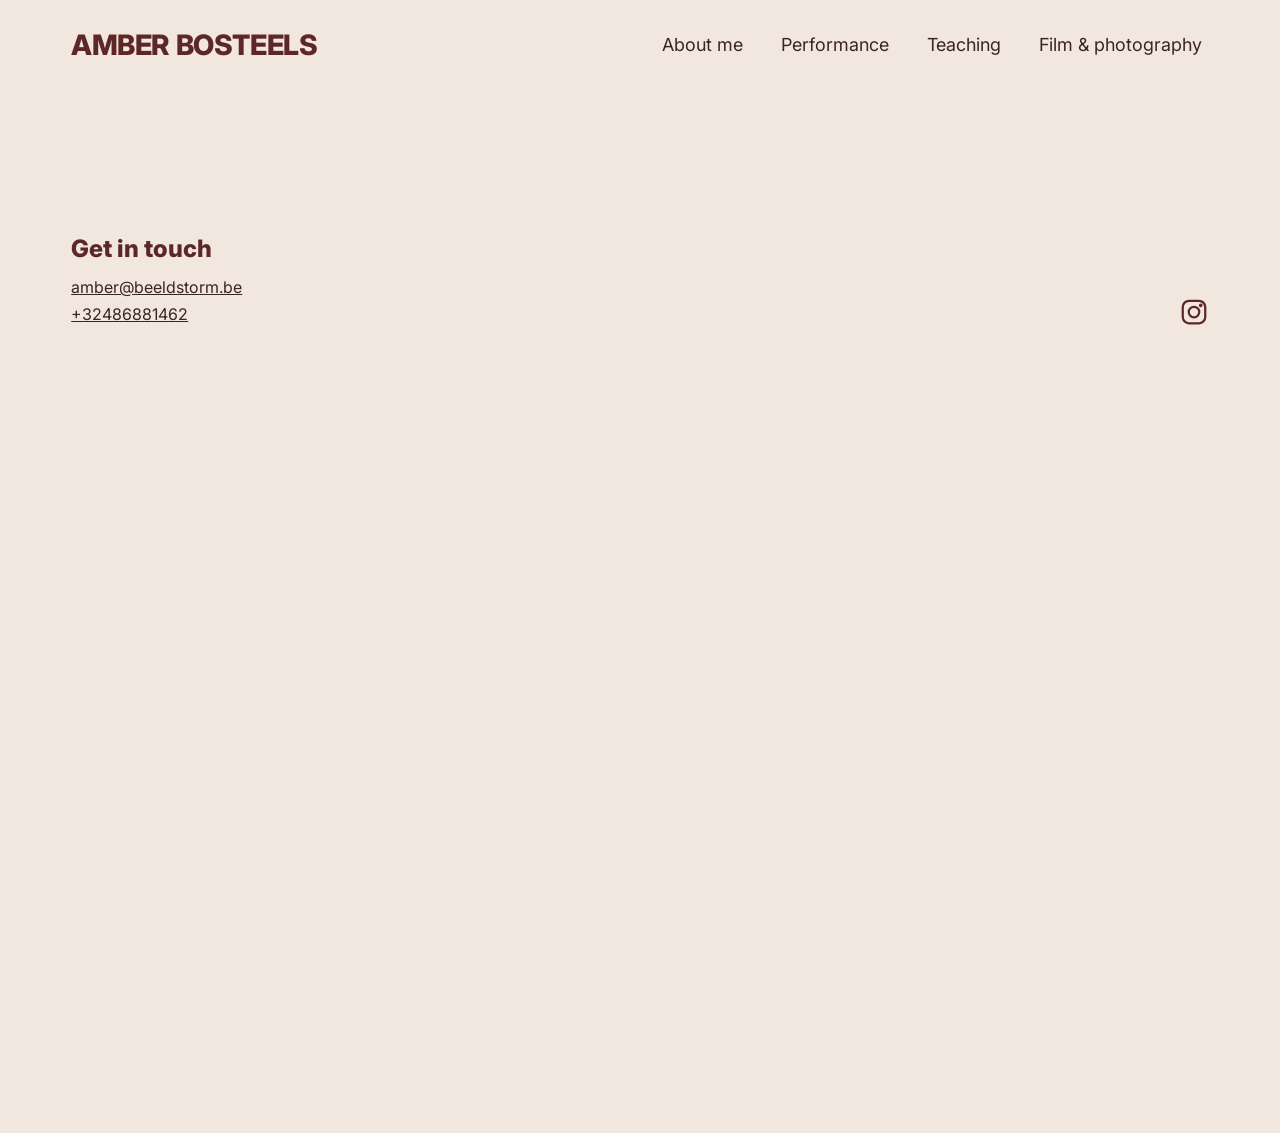
<file: index.html>
<!doctype html>
<html lang="en">
<head>
<meta charset="utf-8"/>
<meta content="width=device-width, initial-scale=1" name="viewport"/>
<title>Amber Bosteels, movement artist</title>
<meta content="Amber Bosteels, movement artist based in Ghent, Belgium. Contemporary dance, Kathak, choreography, teaching, film and photography." name="description"/>
<link href="style.css?v=18" rel="stylesheet"/>
<link href="navigation-hover.css?v=3" rel="stylesheet"/>
</head>
<body class="home">
<header class="site-header">
<a class="brand" href="index.html">AMBER BOSTEELS</a>
<nav aria-label="Main navigation">
<a class="nav-circle-link" href="about.html">About me<svg aria-hidden="true" class="circle-draw" preserveAspectRatio="none" viewBox="0 0 200 60"><path d="M20 40C2 26 36 6 98 5c56-1 98 11 95 29-3 17-58 22-104 21C40 54 4 46 9 30 13 17 44 9 80 7" pathLength="1"></path></svg></a>
<a class="nav-circle-link" href="performance.html">Performance<svg aria-hidden="true" class="circle-draw" preserveAspectRatio="none" viewBox="0 0 200 60"><path d="M20 40C2 26 36 6 98 5c56-1 98 11 95 29-3 17-58 22-104 21C40 54 4 46 9 30 13 17 44 9 80 7" pathLength="1"></path></svg></a>
<a class="nav-circle-link" href="teaching.html">Teaching<svg aria-hidden="true" class="circle-draw" preserveAspectRatio="none" viewBox="0 0 200 60"><path d="M20 40C2 26 36 6 98 5c56-1 98 11 95 29-3 17-58 22-104 21C40 54 4 46 9 30 13 17 44 9 80 7" pathLength="1"></path></svg></a>
<a class="nav-circle-link" href="film.html">Film &amp; photography<svg aria-hidden="true" class="circle-draw" preserveAspectRatio="none" viewBox="0 0 200 60"><path d="M20 40C2 26 36 6 98 5c56-1 98 11 95 29-3 17-58 22-104 21C40 54 4 46 9 30 13 17 44 9 80 7" pathLength="1"></path></svg></a>
</nav>
</header>
<main>
<section class="hero">
<a aria-label="Discover more about Amber" href="about.html">
<picture><source media="(max-width: 640px)" srcset="img/hero-mobile.jpg"/><img alt="Amber Bosteels dancing on stage in a beam of light" src="img/hero.jpg"/></picture>
</a>
</section>
</main>
<footer>
<div>
<h2>Get in touch</h2>
<p><a href="mailto:amber@beeldstorm.be">amber@beeldstorm.be</a></p>
<p><a href="tel:+32486881462">+32486881462</a></p>
</div>
<div class="socials">
<a aria-label="Instagram" class="insta" href="https://www.instagram.com/amberbosteels/" rel="noopener" target="_blank">
<svg aria-hidden="true" fill="none" height="30" stroke="currentColor" stroke-linecap="round" stroke-linejoin="round" stroke-width="1.8" viewbox="0 0 24 24" width="30"><rect height="18" rx="5" width="18" x="3" y="3"></rect><circle cx="12" cy="12" r="4.2"></circle><circle cx="17.4" cy="6.6" fill="currentColor" r=".6"></circle></svg>
</a>
</div>
</footer>
</body>
</html>
</file>
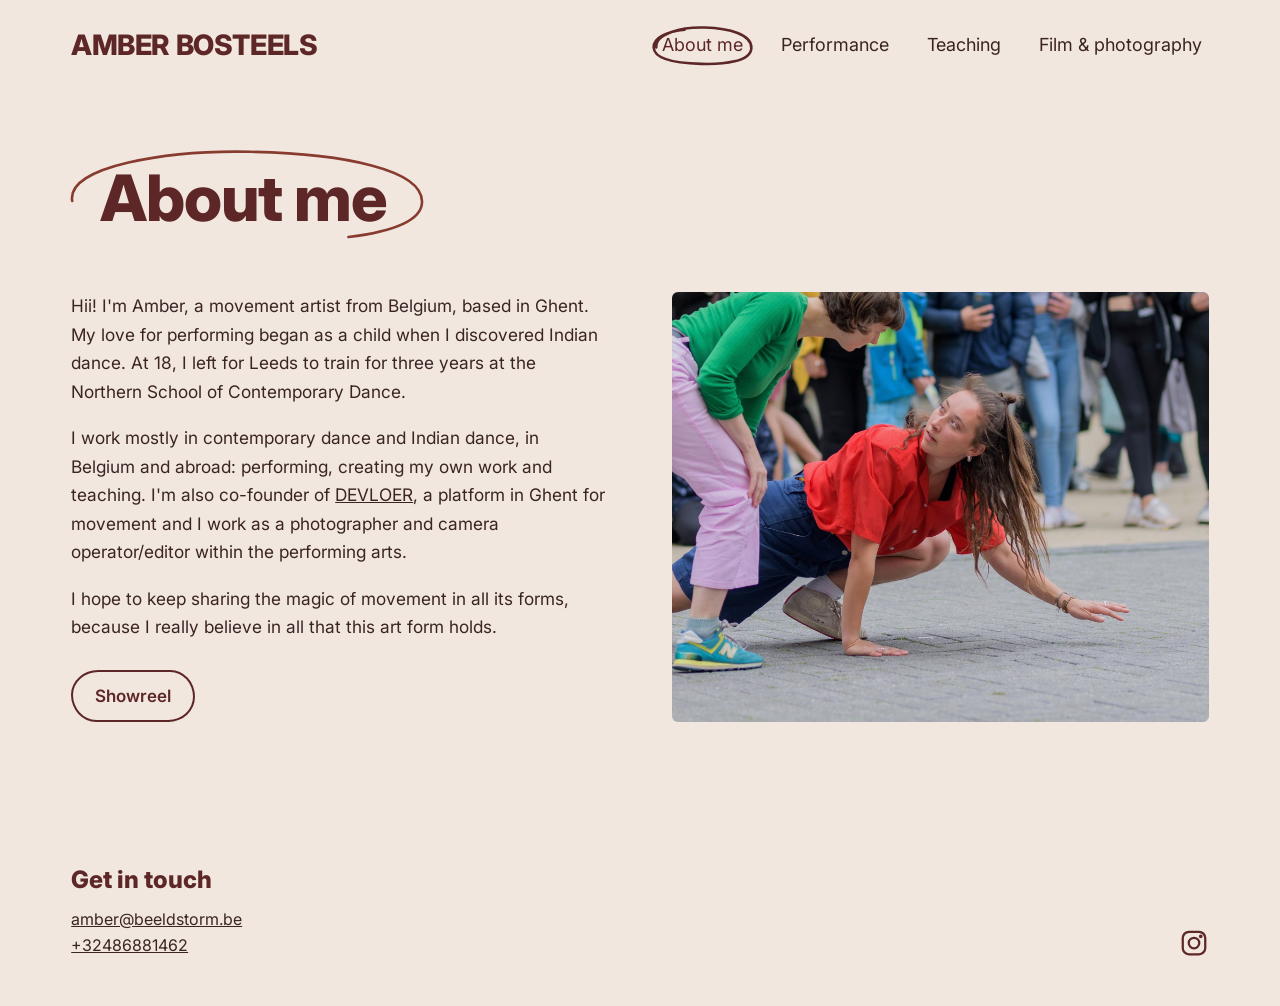
<file: about.html>
<!doctype html>
<html lang="en">
<head>
<meta charset="utf-8"/>
<meta content="width=device-width, initial-scale=1" name="viewport"/>
<title>About me | Amber Bosteels</title>
<meta content="Amber Bosteels, movement artist, photographer and camera operator/editor based in Ghent, Belgium." name="description"/>
<link href="style.css?v=16" rel="stylesheet"/>
<link href="navigation-hover.css?v=3" rel="stylesheet"/>
</head>
<body>
<header class="site-header">
<a class="brand" href="index.html">AMBER BOSTEELS</a>
<nav aria-label="Main navigation">
<a aria-current="page" class="circled red" href="about.html">About me<svg aria-hidden="true" class="circle-draw" preserveAspectRatio="none" viewBox="0 0 200 60"><path d="M12 33C9 13 62 4 104 5c48 1 90 10 89 29-1 19-52 23-96 22C49 55 8 50 7 33 6 19 34 10 66 8" pathLength="1"></path></svg></a>
<a class="nav-circle-link" href="performance.html">Performance<svg aria-hidden="true" class="circle-draw" preserveAspectRatio="none" viewBox="0 0 200 60"><path d="M20 40C2 26 36 6 98 5c56-1 98 11 95 29-3 17-58 22-104 21C40 54 4 46 9 30 13 17 44 9 80 7" pathLength="1"></path></svg></a>
<a class="nav-circle-link" href="teaching.html">Teaching<svg aria-hidden="true" class="circle-draw" preserveAspectRatio="none" viewBox="0 0 200 60"><path d="M20 40C2 26 36 6 98 5c56-1 98 11 95 29-3 17-58 22-104 21C40 54 4 46 9 30 13 17 44 9 80 7" pathLength="1"></path></svg></a>
<a class="nav-circle-link" href="film.html">Film &amp; photography<svg aria-hidden="true" class="circle-draw" preserveAspectRatio="none" viewBox="0 0 200 60"><path d="M20 40C2 26 36 6 98 5c56-1 98 11 95 29-3 17-58 22-104 21C40 54 4 46 9 30 13 17 44 9 80 7" pathLength="1"></path></svg></a>
</nav>
</header>
<main>
<section class="page">
<h1 class="page-title"><span class="circled red">About me<svg aria-hidden="true" class="circle-draw" preserveAspectRatio="none" viewBox="0 0 200 60"><path d="M12 33C9 13 62 4 104 5c48 1 90 10 89 29-1 19-52 23-96 22C49 55 8 50 7 33 6 19 34 10 66 8" pathLength="1"></path></svg></span></h1>
<div class="two-col">
<div class="intro">
<p>Hii! I'm Amber, a movement artist from Belgium, based in Ghent. My love for performing began as a child when I discovered Indian dance. At 18, I left for Leeds to train for three years at the Northern School of Contemporary Dance.</p>
<p>I work mostly in contemporary dance and Indian dance, in Belgium and abroad: performing, creating my own work and teaching. I'm also co-founder of <a href="https://www.instagram.com/devloer.broei/" rel="noopener" target="_blank">DEVLOER</a>, a platform in Ghent for movement and I work as a photographer and camera operator/editor within the performing arts.</p>
<p>I hope to keep sharing the magic of movement in all its forms, because I really believe in all that this art form holds.</p>
<div class="buttons">
<a class="button" href="https://vimeo.com/1131301083" rel="noopener" target="_blank">Showreel</a>
</div>
</div>
<img alt="Amber Bosteels" src="img/about.jpg"/>
</div>
</section>
</main>
<footer>
<div>
<h2>Get in touch</h2>
<p><a href="mailto:amber@beeldstorm.be">amber@beeldstorm.be</a></p>
<p><a href="tel:+32486881462">+32486881462</a></p>
</div>
<div class="socials">
<a aria-label="Instagram" class="insta" href="https://www.instagram.com/amberbosteels/" rel="noopener" target="_blank">
<svg aria-hidden="true" fill="none" height="30" stroke="currentColor" stroke-linecap="round" stroke-linejoin="round" stroke-width="1.8" viewbox="0 0 24 24" width="30"><rect height="18" rx="5" width="18" x="3" y="3"></rect><circle cx="12" cy="12" r="4.2"></circle><circle cx="17.4" cy="6.6" fill="currentColor" r=".6"></circle></svg>
</a>
</div>
</footer>
</body>
</html>
</file>
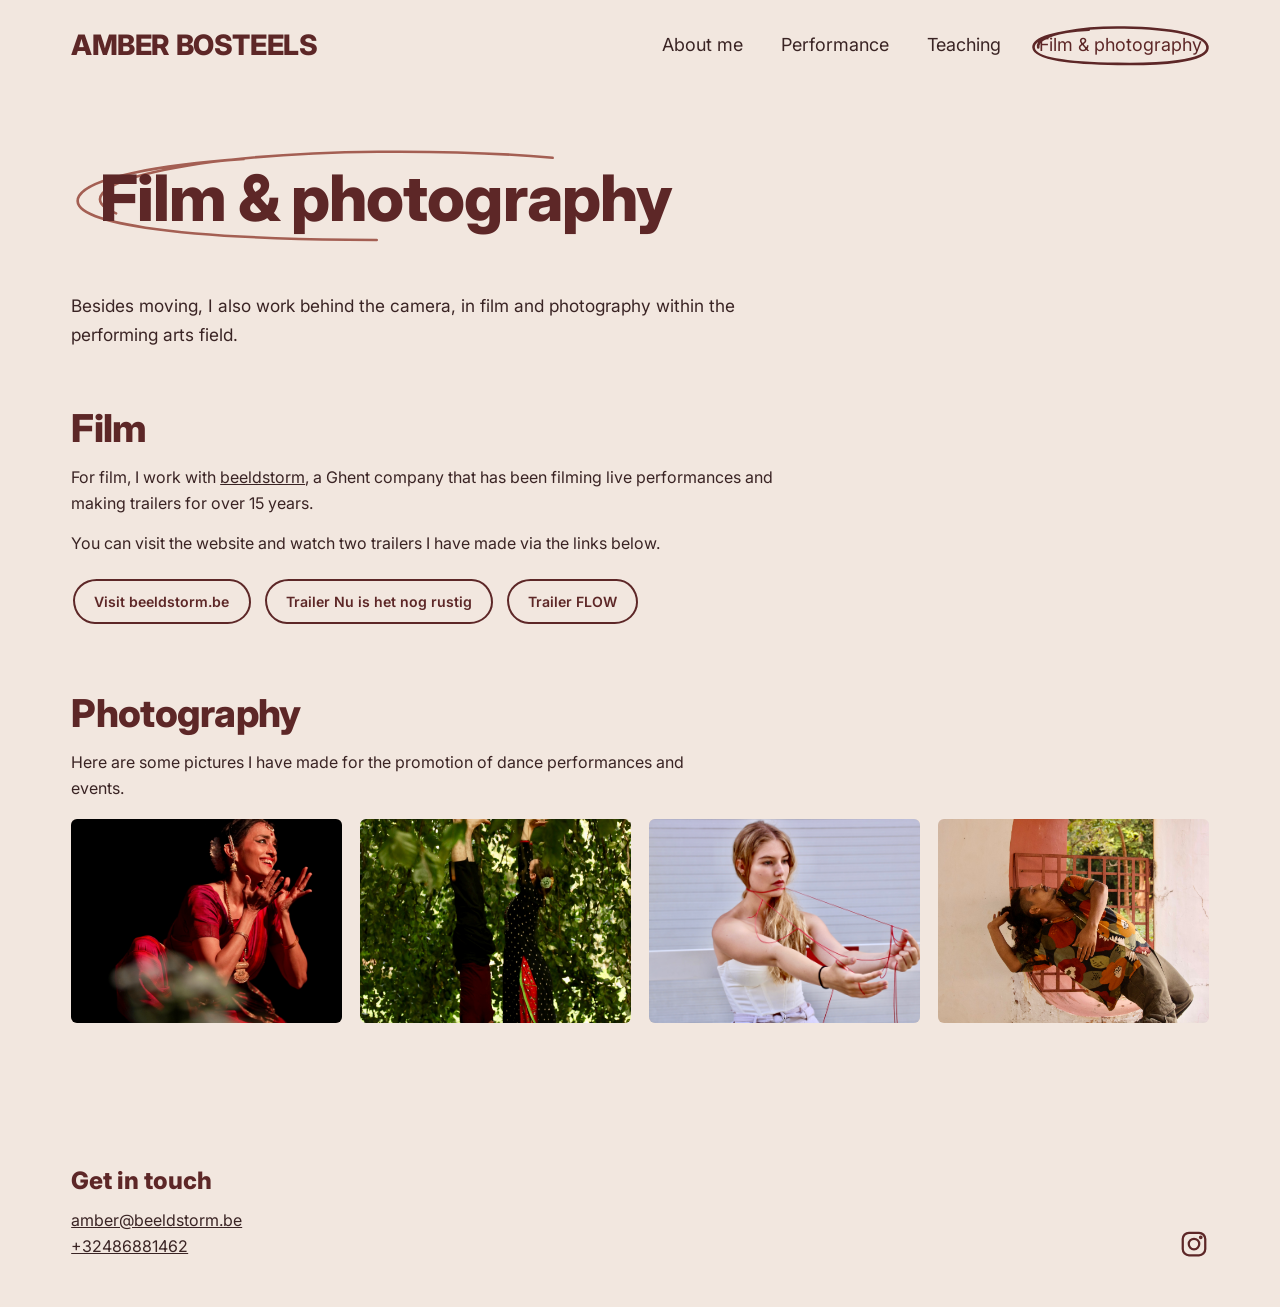
<file: film.html>
<!doctype html>
<html lang="en">
<head>
<meta charset="utf-8"/>
<meta content="width=device-width, initial-scale=1" name="viewport"/>
<title>Film &amp; photography | Amber Bosteels</title>
<meta content="Film and photography work by Amber Bosteels within the performing arts field." name="description"/>
<link href="style.css?v=17" rel="stylesheet"/>
<link href="navigation-hover.css?v=3" rel="stylesheet"/>
</head>
<body>
<header class="site-header">
<a class="brand" href="index.html">AMBER BOSTEELS</a>
<nav aria-label="Main navigation">
<a class="nav-circle-link" href="about.html">About me<svg aria-hidden="true" class="circle-draw" preserveAspectRatio="none" viewBox="0 0 200 60"><path d="M20 40C2 26 36 6 98 5c56-1 98 11 95 29-3 17-58 22-104 21C40 54 4 46 9 30 13 17 44 9 80 7" pathLength="1"></path></svg></a>
<a class="nav-circle-link" href="performance.html">Performance<svg aria-hidden="true" class="circle-draw" preserveAspectRatio="none" viewBox="0 0 200 60"><path d="M20 40C2 26 36 6 98 5c56-1 98 11 95 29-3 17-58 22-104 21C40 54 4 46 9 30 13 17 44 9 80 7" pathLength="1"></path></svg></a>
<a class="nav-circle-link" href="teaching.html">Teaching<svg aria-hidden="true" class="circle-draw" preserveAspectRatio="none" viewBox="0 0 200 60"><path d="M20 40C2 26 36 6 98 5c56-1 98 11 95 29-3 17-58 22-104 21C40 54 4 46 9 30 13 17 44 9 80 7" pathLength="1"></path></svg></a>
<a aria-current="page" class="circled red" href="film.html">Film &amp; photography<svg aria-hidden="true" class="circle-draw" preserveAspectRatio="none" viewBox="0 0 200 60"><path d="M12 33C9 13 62 4 104 5c48 1 90 10 89 29-1 19-52 23-96 22C49 55 8 50 7 33 6 19 34 10 66 8" pathLength="1"></path></svg></a>
</nav>
</header>
<main>
<section class="page">
<h1 class="page-title"><span class="circled yellow">Film &amp; photography<svg aria-hidden="true" class="circle-draw" preserveAspectRatio="none" viewBox="0 0 200 60"><path d="M20 40C2 26 36 6 98 5c56-1 98 11 95 29-3 17-58 22-104 21C40 54 4 46 9 30 13 17 44 9 80 7" pathLength="1"></path></svg></span></h1>
<div class="film-intro">
<p>Besides moving, I also work behind the camera, in film and photography within the performing arts field.</p>
</div>

<section aria-labelledby="film-title" class="film-showcase film-section">
<h2 class="section-title" id="film-title">Film</h2>
<p>For film, I work with <a href="https://beeldstorm.be/" rel="noopener" target="_blank">beeldstorm</a>, a Ghent company that has been filming live performances and making trailers for over 15 years.</p>
<p>You can visit the website and watch two trailers I have made via the links below.</p>
<div class="trailer-links" aria-label="Film links">
<a class="button" href="https://beeldstorm.be/" rel="noopener" target="_blank">Visit beeldstorm.be</a>
<a class="button" href="https://vimeo.com/1237984825/de5b3b41d0?share=copy&amp;fl=sv&amp;fe=ci" rel="noopener" target="_blank">Trailer Nu is het nog rustig</a>
<a class="button" href="https://vimeo.com/1214670192/6badc9b462?share=copy&amp;fl=sv&amp;fe=ci" rel="noopener" target="_blank">Trailer FLOW</a>
</div>
</section>

<section aria-labelledby="photography-title" class="film-showcase photography-showcase">
<h2 class="section-title" id="photography-title">Photography</h2>
<p class="gallery-intro">Here are some pictures I have made for the promotion of dance performances and events.</p>
<div class="photo-gallery">
<figure data-placeholder="Photo 1 not found — check filename">
<img src="photography-1.jpg" alt="Promotional photography by Amber Bosteels, photo 1" loading="lazy" onerror="this.remove(); this.parentElement.classList.add('missing-photo')">
</figure>
<figure data-placeholder="Photo 2 not found — check filename">
<img src="photography-2.jpg" alt="Promotional photography by Amber Bosteels, photo 2" loading="lazy" onerror="this.remove(); this.parentElement.classList.add('missing-photo')">
</figure>
<figure data-placeholder="Photo 3 not found — check filename">
<img src="photography-3.jpg" alt="Promotional photography by Amber Bosteels, photo 3" loading="lazy" onerror="this.remove(); this.parentElement.classList.add('missing-photo')">
</figure>
<figure data-placeholder="Photo 4 not found — check filename">
<img src="photography-4.jpg" alt="Promotional photography by Amber Bosteels, photo 4" loading="lazy" onerror="this.remove(); this.parentElement.classList.add('missing-photo')">
</figure>
</div>
</section>
</section>
</main>
<footer>
<div>
<h2>Get in touch</h2>
<p><a href="mailto:amber@beeldstorm.be">amber@beeldstorm.be</a></p>
<p><a href="tel:+32486881462">+32486881462</a></p>
</div>
<div class="socials">
<a aria-label="Instagram" class="insta" href="https://www.instagram.com/amberbosteels/" rel="noopener" target="_blank">
<svg aria-hidden="true" fill="none" height="30" stroke="currentColor" stroke-linecap="round" stroke-linejoin="round" stroke-width="1.8" viewbox="0 0 24 24" width="30"><rect height="18" rx="5" width="18" x="3" y="3"></rect><circle cx="12" cy="12" r="4.2"></circle><circle cx="17.4" cy="6.6" fill="currentColor" r=".6"></circle></svg>
</a>
</div>
</footer>
</body>
</html>
</file>
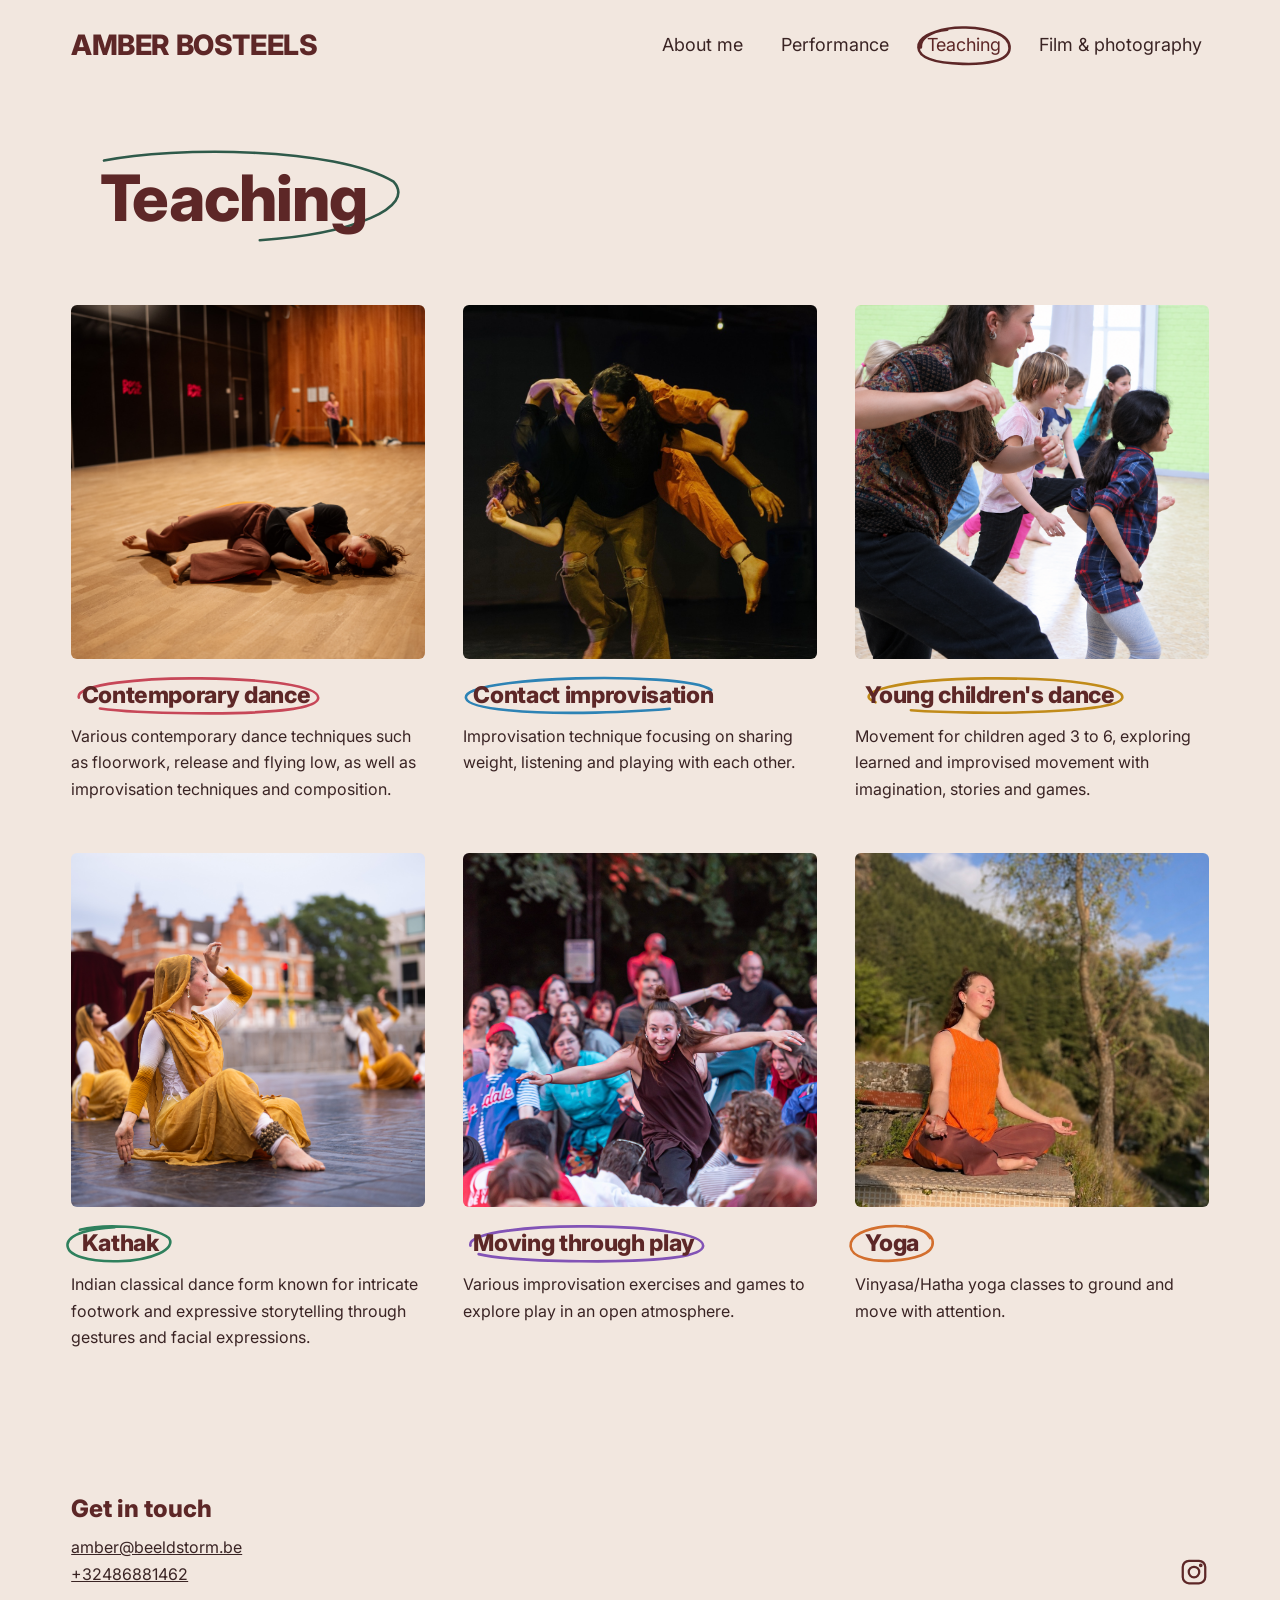
<file: teaching.html>
<!doctype html>
<html lang="en">
<head>
<meta charset="utf-8"/>
<meta content="width=device-width, initial-scale=1" name="viewport"/>
<title>Teaching | Amber Bosteels</title>
<meta content="Amber Bosteels teaches contemporary dance, contact improvisation, young children's dance, Kathak, movement through play and yoga." name="description"/>
<link href="style.css?v=16" rel="stylesheet"/>
<link href="navigation-hover.css?v=3" rel="stylesheet"/>
</head>
<body>
<header class="site-header">
<a class="brand" href="index.html">AMBER BOSTEELS</a>
<nav aria-label="Main navigation">
<a class="nav-circle-link" href="about.html">About me<svg aria-hidden="true" class="circle-draw" preserveAspectRatio="none" viewBox="0 0 200 60"><path d="M20 40C2 26 36 6 98 5c56-1 98 11 95 29-3 17-58 22-104 21C40 54 4 46 9 30 13 17 44 9 80 7" pathLength="1"></path></svg></a>
<a class="nav-circle-link" href="performance.html">Performance<svg aria-hidden="true" class="circle-draw" preserveAspectRatio="none" viewBox="0 0 200 60"><path d="M20 40C2 26 36 6 98 5c56-1 98 11 95 29-3 17-58 22-104 21C40 54 4 46 9 30 13 17 44 9 80 7" pathLength="1"></path></svg></a>
<a aria-current="page" class="circled red" href="teaching.html">Teaching<svg aria-hidden="true" class="circle-draw" preserveAspectRatio="none" viewBox="0 0 200 60"><path d="M12 33C9 13 62 4 104 5c48 1 90 10 89 29-1 19-52 23-96 22C49 55 8 50 7 33 6 19 34 10 66 8" pathLength="1"></path></svg></a>
<a class="nav-circle-link" href="film.html">Film &amp; photography<svg aria-hidden="true" class="circle-draw" preserveAspectRatio="none" viewBox="0 0 200 60"><path d="M20 40C2 26 36 6 98 5c56-1 98 11 95 29-3 17-58 22-104 21C40 54 4 46 9 30 13 17 44 9 80 7" pathLength="1"></path></svg></a>
</nav>
</header>
<main>
<section class="page">
<h1 class="page-title"><span class="circled green">Teaching<svg aria-hidden="true" class="circle-draw" preserveAspectRatio="none" viewBox="0 0 200 60"><path d="M30 10C68 2 156 2 188 22c14 16-30 33-90 34C46 57 6 48 8 31 10 16 50 8 92 6" pathLength="1"></path></svg></span></h1>
<div class="teach-grid">
<article class="teach-card">
<img alt="Contemporary dance class" loading="lazy" src="img/contemporary-dance.jpg"/>
<h2><span class="circled teach-rose">Contemporary dance<svg aria-hidden="true" class="circle-draw" preserveAspectRatio="none" viewBox="0 0 200 60"><path d="M12 33C9 13 62 4 104 5c48 1 90 10 89 29-1 19-52 23-96 22C49 55 8 50 7 33 6 19 34 10 66 8" pathLength="1"></path></svg></span></h2>
<p>Various contemporary dance techniques such as floorwork, release and flying low, as well as improvisation techniques and composition.</p>
</article>
<article class="teach-card">
<img alt="Contact improvisation workshop" loading="lazy" src="img/contact-improvisation.jpg"/>
<h2><span class="circled teach-blue">Contact improvisation<svg aria-hidden="true" class="circle-draw" preserveAspectRatio="none" viewBox="0 0 200 60"><path d="M186 22C176 6 122 3 88 5 42 8 6 18 8 34c2 17 48 23 94 21 46-2 92-9 90-27-1-12-26-20-58-23" pathLength="1"></path></svg></span></h2>
<p>Improvisation technique focusing on sharing weight, listening and playing with each other.</p>
</article>
<article class="teach-card">
<img alt="Movement and dance for young children" loading="lazy" src="img/young-childrens-dance.png"/>
<h2><span class="circled teach-gold">Young children's dance<svg aria-hidden="true" class="circle-draw" preserveAspectRatio="none" viewBox="0 0 200 60"><path d="M20 40C2 26 36 6 98 5c56-1 98 11 95 29-3 17-58 22-104 21C40 54 4 46 9 30 13 17 44 9 80 7" pathLength="1"></path></svg></span></h2>
<p>Movement for children aged 3 to 6, exploring learned and improvised movement with imagination, stories and games.</p>
</article>
<article class="teach-card">
<img alt="Kathak, Indian classical dance" loading="lazy" src="img/kathak.jpg"/>
<h2><span class="circled teach-green">Kathak<svg aria-hidden="true" class="circle-draw" preserveAspectRatio="none" viewBox="0 0 200 60"><path d="M30 10C68 2 156 2 188 22c14 16-30 33-90 34C46 57 6 48 8 31 10 16 50 8 92 6" pathLength="1"></path></svg></span></h2>
<p>Indian classical dance form known for intricate footwork and expressive storytelling through gestures and facial expressions.</p>
</article>
<article class="teach-card">
<img alt="Movement and play workshop" loading="lazy" src="img/moving-through-play.png"/>
<h2><span class="circled teach-purple">Moving through play<svg aria-hidden="true" class="circle-draw" preserveAspectRatio="none" viewBox="0 0 200 60"><path d="M12 33C9 13 62 4 104 5c48 1 90 10 89 29-1 19-52 23-96 22C49 55 8 50 7 33 6 19 34 10 66 8" pathLength="1"></path></svg></span></h2>
<p>Various improvisation exercises and games to explore play in an open atmosphere.</p>
</article>
<article class="teach-card">
<img alt="Yoga class" loading="lazy" src="img/yoga.jpg"/>
<h2><span class="circled teach-orange">Yoga<svg aria-hidden="true" class="circle-draw" preserveAspectRatio="none" viewBox="0 0 200 60"><path d="M186 22C176 6 122 3 88 5 42 8 6 18 8 34c2 17 48 23 94 21 46-2 92-9 90-27-1-12-26-20-58-23" pathLength="1"></path></svg></span></h2>
<p>Vinyasa/Hatha yoga classes to ground and move with attention.</p>
</article>
</div>
</section>
</main>
<footer>
<div>
<h2>Get in touch</h2>
<p><a href="mailto:amber@beeldstorm.be">amber@beeldstorm.be</a></p>
<p><a href="tel:+32486881462">+32486881462</a></p>
</div>
<div class="socials">
<a aria-label="Instagram" class="insta" href="https://www.instagram.com/amberbosteels/" rel="noopener" target="_blank">
<svg aria-hidden="true" fill="none" height="30" stroke="currentColor" stroke-linecap="round" stroke-linejoin="round" stroke-width="1.8" viewbox="0 0 24 24" width="30"><rect height="18" rx="5" width="18" x="3" y="3"></rect><circle cx="12" cy="12" r="4.2"></circle><circle cx="17.4" cy="6.6" fill="currentColor" r=".6"></circle></svg>
</a>
</div>
</footer>
</body>
</html>
</file>
<file: style.css>
@import url('https://fonts.googleapis.com/css2?family=Inter:wght@400;500;600;800&display=swap');

:root {
  --paper: #F2E7DF;
  --card: #E8D2C4;
  --ink: #3a2424;
  --soft: #6a4545;
  --line: rgba(93, 39, 39, .14);
  --burgundy: #5d2727;
  --rust: #883c2f;
  --rose: #a45f53;
  --green: #2f5a4a;
  --max: 1240px;
  --side: clamp(18px, 4vw, 56px);
  --hand: "Inter", Helvetica, Arial, sans-serif;
}
* { box-sizing: border-box; }
html { scroll-behavior: smooth; }
@media (prefers-reduced-motion: reduce) { html { scroll-behavior: auto; } }
body {
  margin: 0;
  background: var(--paper);
  color: var(--ink);
  font-family: "Inter", Helvetica, Arial, sans-serif;
  font-size: clamp(16px, 1.1vw, 18.5px);
  line-height: 1.65;
}
a { color: inherit; }
img { display: block; width: 100%; height: auto; }
a:focus-visible { outline: 3px solid var(--rust); outline-offset: 4px; border-radius: 4px; }

/* Hand-drawn circles: inline SVG paths are revealed as if drawn by hand. */
.circled {
  position: relative;
  display: inline-block;
  padding: .15em .45em;
  isolation: isolate;
}
.circle-draw {
  position: absolute;
  z-index: -1;
  left: -.35em;
  top: -.18em;
  width: calc(100% + .65em);
  height: calc(100% + .3em);
  overflow: visible;
  pointer-events: none;
}
.circle-draw path {
  fill: none;
  stroke: var(--circle-color, var(--burgundy));
  stroke-width: 2.6;
  stroke-linecap: round;
  stroke-linejoin: round;
  vector-effect: non-scaling-stroke;
  stroke-dasharray: 1;
  stroke-dashoffset: 1;
}
.circled.red { --circle-color: #883c2f; }
.circled.blue { --circle-color: #5d2727; }
.circled.yellow { --circle-color: #a45f53; }
.circled.cream { --circle-color: #f4ebd7; }
.circled.green { --circle-color: #2f5a4a; }
.circled.teach-rose { --circle-color: #c74758; }
.circled.teach-blue { --circle-color: #2d83b5; }
.circled.teach-gold { --circle-color: #c18b19; }
.circled.teach-green { --circle-color: #2f805d; }
.circled.teach-purple { --circle-color: #8253b6; }
.circled.teach-orange { --circle-color: #d36f2e; }
@keyframes draw-circle {
  from { stroke-dashoffset: 1; }
  to { stroke-dashoffset: 0; }
}
/* Headings draw their outline when the page appears; hovering can redraw it. */
.page-title .circle-draw path,
.section-title .circle-draw path,
.teach-card h2 .circle-draw path {
  animation: draw-circle .9s cubic-bezier(.55,.05,.25,1) .18s both;
}
.circled:hover > .circle-draw path,
.circled:focus-visible > .circle-draw path {
  animation: draw-circle .9s cubic-bezier(.55,.05,.25,1) both;
}
@media (prefers-reduced-motion: reduce) {
  .circle-draw path { stroke-dashoffset: 0; animation: none !important; }
}

/* Header */
.site-header {
  max-width: var(--max); margin: 0 auto;
  padding: 22px var(--side);
  display: flex; align-items: center; justify-content: space-between; gap: 16px 32px; flex-wrap: wrap;
}
.brand {
  font-family: var(--hand); font-weight: 800;
  font-size: clamp(22px, 2.2vw, 30px); text-decoration: none; letter-spacing: -.01em;
}
nav { display: flex; flex-wrap: wrap; gap: 6px 22px; font-family: var(--hand); font-size: 17px; }
nav a { text-decoration: none; padding: 2px 4px; }
nav a:hover { color: var(--rust); }
nav a[aria-current="page"] { position: relative; }

/* Home */
.hero { max-width: var(--max); margin: 0 auto; padding: 0 var(--side); }
.hero-frame { position: relative; overflow: hidden; border-radius: 6px; background: #000; }
.hero-frame img { width: 100%; height: auto; }
.hero-name {
  position: absolute; right: clamp(16px, 5%, 72px); bottom: clamp(14px, 9%, 80px);
  margin: 0; color: #fff;
  font-family: var(--hand); font-weight: 800; line-height: 1;
  font-size: clamp(32px, 6vw, 86px); letter-spacing: -.02em;
  text-align: right;
}
.hero-name .circled { padding: .1em .35em; }
.hero-name small { display: block; margin-top: .45em; font-size: .24em; font-weight: 400; letter-spacing: 0; }

/* Older theme/banner styles retained for any existing pages that use them */
.themes {
  max-width: var(--max); margin: 0 auto;
  padding: clamp(48px, 6vw, 88px) var(--side) 0;
  display: grid; grid-template-columns: repeat(2, 1fr); gap: clamp(28px, 4vw, 56px);
}
.theme { text-decoration: none; display: block; }
.theme-img { aspect-ratio: 4 / 3; overflow: hidden; border-radius: 6px; background: var(--line); }
.theme-img img { width: 100%; height: 100%; object-fit: cover; transition: transform .5s ease; }
.theme:hover .theme-img img { transform: scale(1.03); }
@media (prefers-reduced-motion: reduce) { .theme-img img { transition: none; } }
.theme h2 { font-family: var(--hand); font-weight: 800; font-size: clamp(26px, 2.6vw, 38px); line-height: 1.1; margin: 22px 0 6px; }
.theme p { margin: 0 0 8px; color: var(--soft); max-width: 46ch; }
.theme .more { font-family: var(--hand); font-weight: 600; text-decoration: underline; text-decoration-thickness: 2px; text-underline-offset: 5px; }
.theme:hover .more { color: var(--rust); }
.doodle-tile { aspect-ratio: 4 / 3; border-radius: 6px; background: var(--card); display: grid; place-items: center; }
.doodle-tile svg { width: 46%; height: auto; }
.themes {
  max-width: var(--max); margin: 0 auto;
  padding: clamp(48px, 6vw, 88px) var(--side) 0;
  display: grid; grid-template-columns: repeat(2, 1fr); gap: clamp(28px, 4vw, 56px);
}
.theme { text-decoration: none; display: block; }
.theme-img { aspect-ratio: 4 / 3; overflow: hidden; border-radius: 6px; background: var(--line); }
.theme-img img { width: 100%; height: 100%; object-fit: cover; transition: transform .5s ease; }
.theme:hover .theme-img img { transform: scale(1.03); }
@media (prefers-reduced-motion: reduce) { .theme-img img { transition: none; } }
.theme h2 { font-family: var(--hand); font-weight: 800; font-size: clamp(26px, 2.6vw, 38px); line-height: 1.1; margin: 22px 0 6px; }
.theme p { margin: 0 0 8px; color: var(--soft); max-width: 46ch; }
.theme .more { font-family: var(--hand); font-weight: 600; text-decoration: underline; text-decoration-thickness: 2px; text-underline-offset: 5px; }
.theme:hover .more { color: var(--rust); }
.doodle-tile { aspect-ratio: 4 / 3; border-radius: 6px; background: var(--card); display: grid; place-items: center; }
.doodle-tile svg { width: 46%; height: auto; }

/* Inner pages */
.page { max-width: var(--max); margin: 0 auto; padding: clamp(32px, 5vw, 72px) var(--side) 0; }
.page-title { font-family: var(--hand); font-weight: 800; font-size: clamp(36px, 5vw, 68px); line-height: 1.05; margin: 0 0 clamp(28px, 4vw, 56px); }
.intro { max-width: 64ch; font-size: 1.08em; }
.intro p { margin: 0 0 18px; }
.two-col { display: grid; grid-template-columns: 1fr 1fr; gap: clamp(28px, 5vw, 72px); align-items: start; }
.two-col img { border-radius: 6px; }
.buttons { display: flex; flex-wrap: wrap; gap: 14px; margin-top: 28px; }
.button { font-family: var(--hand); font-weight: 600; font-size: 17px; display: inline-block; padding: 10px 22px; text-decoration: none; border: 2.5px solid var(--ink); border-radius: 999px 900px 980px 920px / 900px 980px 920px 999px; }
.button:hover { background: var(--ink); color: var(--paper); }

/* Works */
.work { display: grid; grid-template-columns: 3fr 2fr; gap: clamp(24px, 4vw, 60px); align-items: center; padding: clamp(32px, 4vw, 56px) 0; }
.work + .work { border-top: 2px dashed var(--line); }
.work:nth-of-type(even) { grid-template-columns: 2fr 3fr; }
.work:nth-of-type(even) img { order: 2; }
.work img { border-radius: 6px; }
.work h2 { font-family: var(--hand); font-weight: 800; font-size: clamp(26px, 2.6vw, 38px); line-height: 1.15; margin: 0 0 16px; }
.credits { color: var(--soft); font-size: .95em; }
.credits strong { color: var(--ink); font-weight: 600; }
.text-link { font-family: var(--hand); font-weight: 600; text-decoration-thickness: 2px; text-underline-offset: 5px; }
.text-link:hover { color: var(--rust); }

/* Teaching: six square photo cards */
.teach-grid {
  display: grid;
  grid-template-columns: repeat(3, minmax(0, 1fr));
  gap: clamp(30px, 4vw, 54px) clamp(20px, 3vw, 38px);
  margin: clamp(36px, 5vw, 64px) 0 0;
}
.teach-card { min-width: 0; }
.teach-card img {
  width: 100%; aspect-ratio: 1 / 1; height: auto; object-fit: cover;
  border-radius: 6px; background: var(--card);
}
.teach-card h2 {
  font-family: var(--hand); font-weight: 800;
  font-size: clamp(21px, 1.8vw, 28px); line-height: 1.18;
  margin: 20px 0 10px;
}
.teach-card p { margin: 0; }

/* Film */
.film-links { display: flex; flex-wrap: wrap; gap: 14px; margin-top: 28px; }

/* Footer: intentionally no dotted line above Get in touch */
footer {
  max-width: var(--max); margin: clamp(64px, 8vw, 120px) auto 0;
  padding: 36px var(--side) 48px;
  display: flex; flex-wrap: wrap; justify-content: space-between; gap: 20px;
  border-top: none;
}
footer h2 { font-family: var(--hand); font-weight: 800; font-size: 24px; margin: 0 0 6px; }
footer p { margin: 0; }
.socials { display: flex; gap: 22px; align-items: end; font-family: var(--hand); }

/* Responsive */
@media (max-width: 900px) {
  .two-col, .work, .work:nth-of-type(even) { grid-template-columns: 1fr; }
  .work:nth-of-type(even) img { order: 0; }
  .teach-grid { grid-template-columns: repeat(2, minmax(0, 1fr)); }
}
@media (max-width: 640px) {
  .themes { grid-template-columns: 1fr; }
  .site-header { flex-direction: column; align-items: center; justify-content: center; gap: 10px; padding-top: clamp(24px, 3vw, 40px); padding-bottom: clamp(18px, 2vw, 28px); text-align: center; }
  .brand { font-size: clamp(34px, 6vw, 84px); font-weight: 800; letter-spacing: .02em; line-height: 1; }
  nav { justify-content: center; gap: 4px 16px; font-size: 16px; font-weight: 500; }
  .hero-name { right: 14px; bottom: 14px; }
  .hero-name small { font-size: .32em; }
  .teach-grid { grid-template-columns: 1fr; gap: 38px; }
}

/* Full-width photo banners, preserved for existing content */
.banners { display: block; }
.banner {
  position: relative; display: grid; place-items: center;
  height: clamp(240px, 38vw, 520px); overflow: hidden;
  text-decoration: none; background: var(--burgundy);
}
.banner img {
  position: absolute; inset: 0; width: 100%; height: 100%; object-fit: cover;
  transition: transform .6s ease;
}
.banner::before { content: ""; position: absolute; inset: 0; background: rgba(40, 20, 20, .32); z-index: 1; transition: background .3s; }
.banner:hover::before { background: rgba(40, 20, 20, .18); }
.banner:hover img { transform: scale(1.03); }
@media (prefers-reduced-motion: reduce) { .banner img, .banner::before { transition: none; } }
.banner-title {
  position: relative; z-index: 2; color: #fff; font-weight: 800;
  text-transform: uppercase; text-align: center;
  font-size: clamp(28px, 5.4vw, 80px); line-height: 1; letter-spacing: .01em;
  padding: 0 16px;
}
.banner-title .circled { padding: .12em .4em; }
.banner-title .circled .circle-draw { left: -.25em; top: -.12em; width: calc(100% + .45em); height: calc(100% + .2em); }
.banner-film svg { position: absolute; z-index: 1; width: clamp(110px, 16vw, 220px); opacity: .22; right: 8%; top: 50%; transform: translateY(-50%) rotate(-6deg); }
.banner-film::before { display: none; }
.banners + *, main:has(.banners) + footer { margin-top: 0; }
@media (max-width: 640px) { .banner-title .circled .circle-draw { left: -.2em; top: -.2em; width: calc(100% + .35em); height: calc(100% + .32em); } }

/* Palette and navigation refinements */
.brand, .page-title, .theme h2, .work h2, .teach-card h2, footer h2 { color: var(--burgundy); }
.brand, .page-title, .theme h2, .work h2, .teach-card h2 { letter-spacing: -.015em; }
.button { border-color: var(--burgundy); color: var(--burgundy); }
.button:hover { background: var(--burgundy); color: var(--paper); }
.hero { margin-bottom: clamp(10px, 1.4vw, 18px); }
.socials .insta { color: var(--burgundy); display: inline-flex; }
.socials .insta:hover { color: var(--rust); }


/* Secondary heading used to group the artist's own performances. */
.section-title {
  font-family: var(--hand); font-weight: 800; color: var(--burgundy);
  font-size: clamp(28px, 3vw, 42px); line-height: 1.12;
  margin: 0 0 8px; letter-spacing: -.015em;
}


/* Mobile homepage refinement: clearer navigation and a more readable contact footer. */
@media (max-width: 640px) {
  body.home .site-header {
    gap: 15px;
    padding: 24px 18px 18px;
  }
  body.home .brand {
    font-size: clamp(27px, 7.2vw, 36px);
    line-height: 1.08;
    letter-spacing: .01em;
  }
  body.home nav {
    display: grid;
    grid-template-columns: repeat(2, max-content);
    justify-content: center;
    justify-items: center;
    column-gap: clamp(18px, 6vw, 30px);
    row-gap: 6px;
    font-size: 15px;
    line-height: 1.35;
  }
  body.home nav a {
    padding: 5px 2px;
    text-align: center;
  }
  body.home .hero {
    max-width: none;
    padding: 0;
    margin-bottom: 0;
  }
  body.home .hero a { display: block; }
  body.home .hero picture { display: block; width: 100%; }
  body.home .hero img {
    display: block;
    width: 100%;
    height: auto;
    min-height: 0;
    max-height: none;
    object-fit: contain;
    object-position: center center;
  }
  body.home footer {
    width: 100%;
    max-width: none;
    margin: 0 auto 0;
    padding: 24px 22px calc(26px + env(safe-area-inset-bottom, 0px));
    display: grid;
    grid-template-columns: minmax(0, 1fr);
    justify-items: center;
    gap: 13px;
    background: var(--card);
    border-top: 0;
    text-align: center;
  }
  body.home footer h2 {
    font-size: 23px;
    line-height: 1.2;
    margin: 0 0 7px;
  }
  body.home footer p {
    font-size: 16px;
    line-height: 1.55;
    overflow-wrap: anywhere;
  }
  body.home footer p + p { margin-top: 3px; }
  body.home footer a { text-underline-offset: 4px; }
  body.home .socials {
    justify-content: center;
    align-items: center;
    gap: 20px;
  }
  body.home .socials .insta svg {
    width: 32px;
    height: 32px;
  }
}


/* Terracotta palette refinement: the page canvas is the same warm colour on every page. */
body { background-color: var(--paper); }

/* Keep the homepage mobile hero genuinely portrait rather than enlarging/cropping the wide image. */
@media (max-width: 640px) {
  body.home .hero { background: var(--paper); }
}

/* Film & photography portfolio examples */
.film-intro {
  max-width: 64ch;
  font-size: 1.08em;
}
.film-intro p { margin: 0; }
.film-showcase {
  max-width: 100%;
  margin-top: clamp(34px, 4.5vw, 58px);
}
.film-showcase .section-title {
  margin-bottom: 14px;
}
.film-showcase > p:not(.gallery-intro) {
  max-width: 72ch;
  margin: 0 0 14px;
}
.trailer-links {
  display: flex;
  flex-wrap: nowrap;
  align-items: center;
  gap: clamp(7px, 1.2vw, 14px);
  margin-top: 20px;
  max-width: 100%;
  overflow-x: auto;
  padding: 2px 2px 10px;
  -webkit-overflow-scrolling: touch;
  scrollbar-width: thin;
}
.trailer-links .button {
  flex: 0 0 auto;
  white-space: nowrap;
  padding: 9px clamp(11px, 1.5vw, 20px);
  font-size: clamp(12px, 1.1vw, 16px);
}
.gallery-intro {
  max-width: 64ch;
  margin: 0 0 18px;
}
.photo-gallery {
  display: grid;
  grid-template-columns: repeat(4, minmax(0, 1fr));
  gap: clamp(7px, 1.4vw, 18px);
}
.photo-gallery figure {
  min-width: 0;
  margin: 0;
  overflow: hidden;
  border-radius: 6px;
  background: var(--card);
}
.photo-gallery img {
  width: 100%;
  aspect-ratio: 4 / 3;
  height: auto;
  object-fit: cover;
}
.photo-gallery figure.missing-photo::before {
  content: attr(data-placeholder);
  display: grid;
  place-items: center;
  width: 100%;
  aspect-ratio: 4 / 3;
  padding: 5px;
  color: var(--soft);
  background: var(--card);
  font-size: clamp(9px, 1vw, 12px);
  line-height: 1.3;
  text-align: center;
}
@media (max-width: 640px) {
  .film-showcase { margin-top: 34px; }
  .trailer-links { margin-right: calc(-1 * var(--side)); padding-right: var(--side); }
  .trailer-links .button { font-size: 12px; padding: 8px 11px; }
  .photo-gallery { grid-template-columns: repeat(4, minmax(0, 1fr)); gap: 6px; }
  .photo-gallery figure { border-radius: 4px; }
}
</file>
<file: navigation-hover.css>
/* Mobile overlay navigation + progressive hand-drawn circle animation. */
.site-header nav {
  gap: 8px 24px;
  font-size: clamp(18px, 1.35vw, 20px);
}
.site-header nav a {
  position: relative;
  display: inline-block;
  padding: 5px 7px;
  isolation: isolate;
  transition: color .2s ease;
  text-decoration: none;
}
.site-header nav a:hover,
.site-header nav a:focus-visible,
.site-header nav a[aria-current="page"] {
  color: var(--burgundy, #5d2727);
}
.site-header nav a .circle-draw {
  left: -5px;
  top: -1px;
  width: calc(100% + 10px);
  height: calc(100% + 3px);
}
.site-header nav a .circle-draw path { stroke: var(--burgundy, #5d2727); }
.site-header nav a:hover .circle-draw path,
.site-header nav a:focus-visible .circle-draw path,
.site-header nav a[aria-current="page"] .circle-draw path {
  animation: draw-circle .85s cubic-bezier(.55,.05,.25,1) forwards;
}
@media (max-width: 640px) {
  .site-header nav { gap: 7px 14px; font-size: 17px; }
}
@media (prefers-reduced-motion: reduce) {
  .site-header nav a, .site-header nav a .circle-draw path { transition: none; animation: none !important; stroke-dashoffset: 0; }
}
</file>
